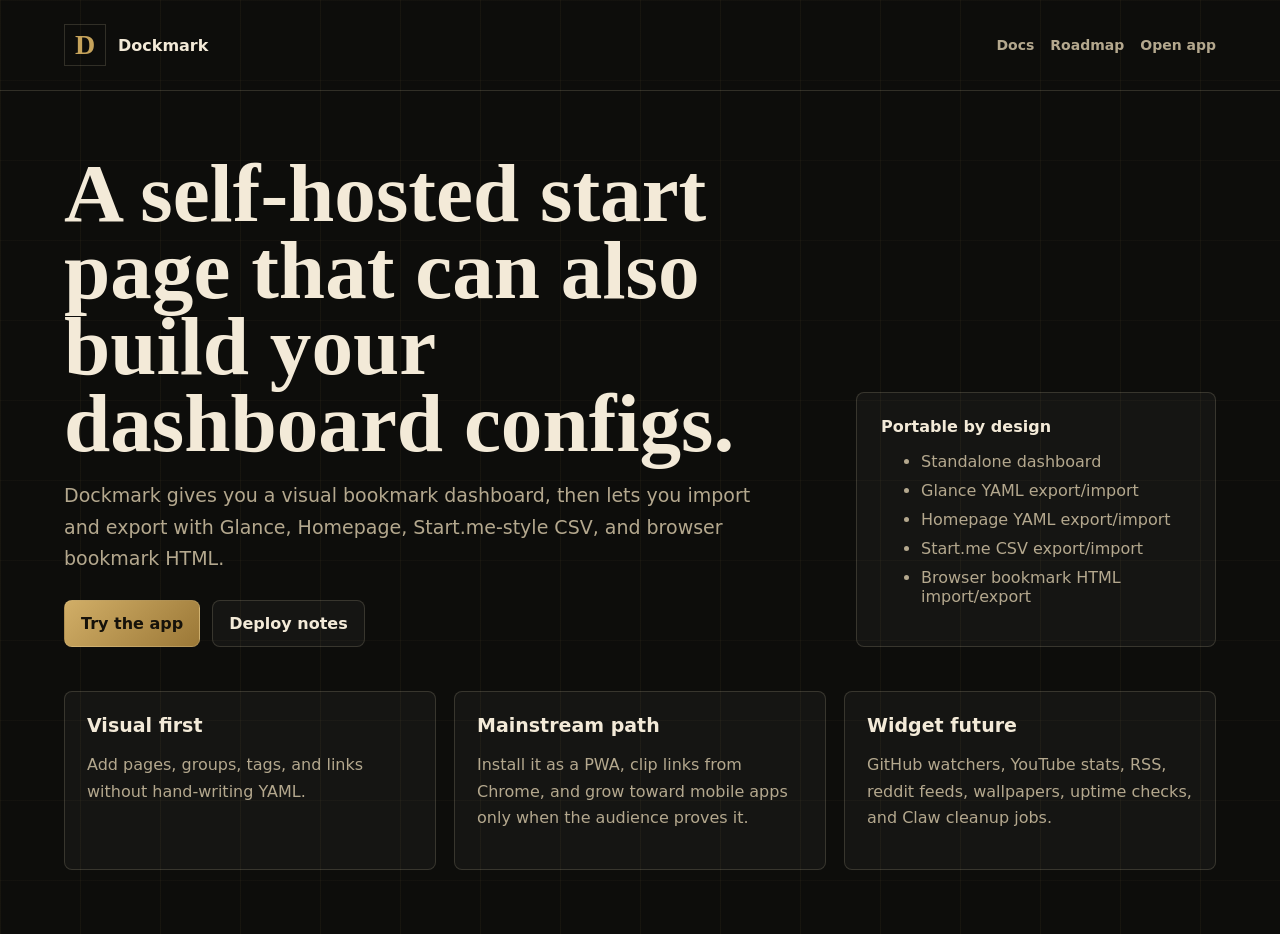
<file: website/index.html>
<!doctype html>
<html lang="en">
<head>
  <meta charset="utf-8">
  <meta name="viewport" content="width=device-width, initial-scale=1">
  <title>Dockmark - Self-hosted start page and dashboard config builder</title>
  <meta name="description" content="Dockmark is a self-hosted start page with visual bookmark editing, portable imports and exports, and a path to community widgets.">
  <link rel="stylesheet" href="style.css">
</head>
<body>
  <header>
    <a class="brand" href="../index.php"><span>D</span>Dockmark</a>
    <nav>
      <a href="../README.md">Docs</a>
      <a href="../ROADMAP.md">Roadmap</a>
      <a href="../index.php">Open app</a>
    </nav>
  </header>

  <main>
    <section class="hero">
      <div>
        <h1>A self-hosted start page that can also build your dashboard configs.</h1>
        <p>Dockmark gives you a visual bookmark dashboard, then lets you import and export with Glance, Homepage, Start.me-style CSV, and browser bookmark HTML.</p>
        <div class="actions">
          <a href="../index.php">Try the app</a>
          <a href="../DEPLOY.md">Deploy notes</a>
        </div>
      </div>
      <aside>
        <strong>Portable by design</strong>
        <ul>
          <li>Standalone dashboard</li>
          <li>Glance YAML export/import</li>
          <li>Homepage YAML export/import</li>
          <li>Start.me CSV export/import</li>
          <li>Browser bookmark HTML import/export</li>
        </ul>
      </aside>
    </section>

    <section class="grid">
      <article>
        <h2>Visual first</h2>
        <p>Add pages, groups, tags, and links without hand-writing YAML.</p>
      </article>
      <article>
        <h2>Mainstream path</h2>
        <p>Install it as a PWA, clip links from Chrome, and grow toward mobile apps only when the audience proves it.</p>
      </article>
      <article>
        <h2>Widget future</h2>
        <p>GitHub watchers, YouTube stats, RSS, reddit feeds, wallpapers, uptime checks, and Claw cleanup jobs.</p>
      </article>
    </section>
  </main>
</body>
</html>
</file>
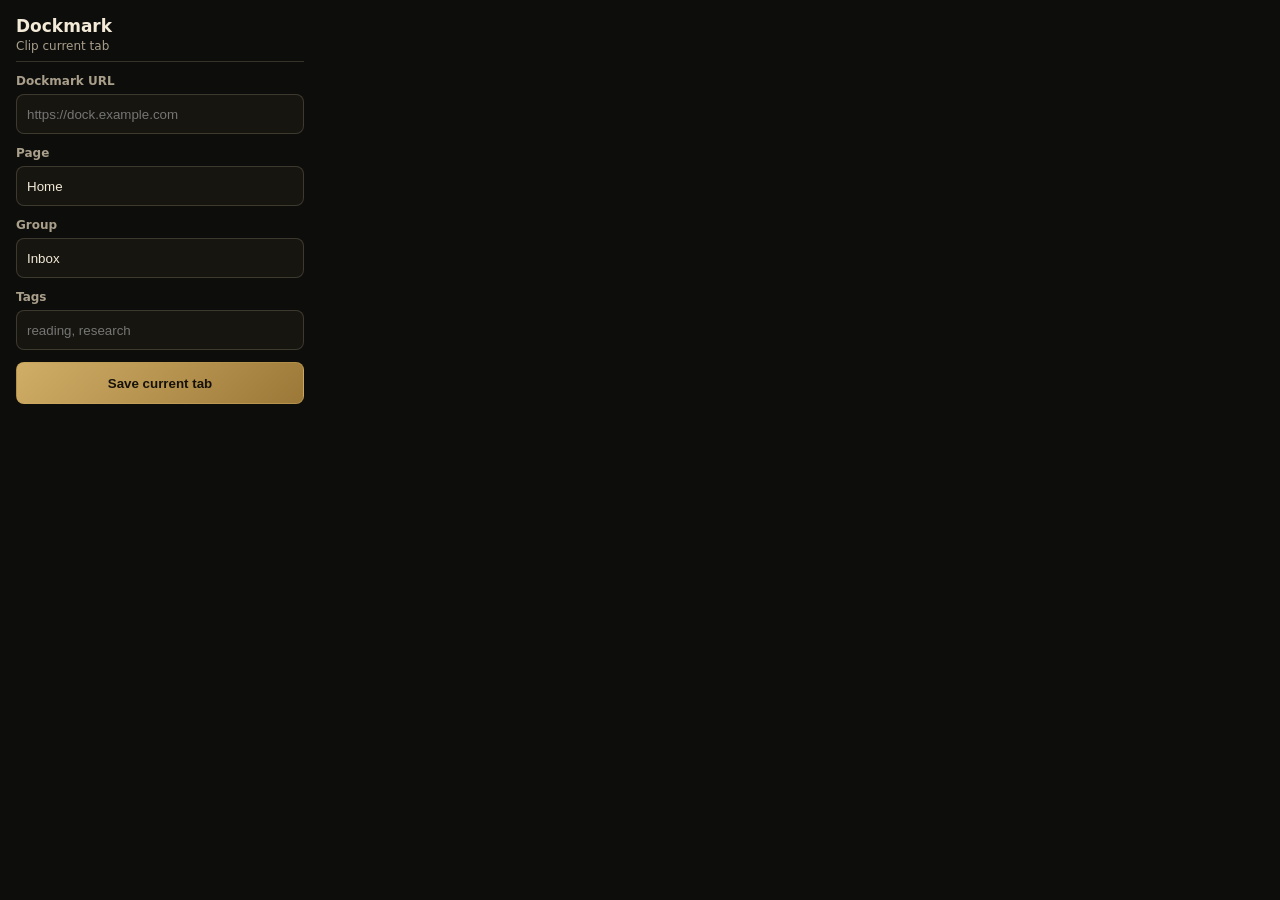
<file: extensions/chrome/popup.html>
<!doctype html>
<html lang="en">
<head>
  <meta charset="utf-8">
  <meta name="viewport" content="width=device-width, initial-scale=1">
  <title>Dockmark Clipper</title>
  <link rel="stylesheet" href="popup.css">
</head>
<body>
  <main>
    <header>
      <strong>Dockmark</strong>
      <span>Clip current tab</span>
    </header>

    <label>
      Dockmark URL
      <input id="dockmarkUrl" placeholder="https://dock.example.com">
    </label>

    <label>
      Page
      <input id="page" value="Home">
    </label>

    <label>
      Group
      <input id="group" value="Inbox">
    </label>

    <label>
      Tags
      <input id="tags" placeholder="reading, research">
    </label>

    <button id="save">Save current tab</button>
    <p id="status"></p>
  </main>
  <script src="popup.js"></script>
</body>
</html>
</file>
<file: website/style.css>
:root {
  --bg: #0d0d0b;
  --panel: #1a1814;
  --text: #f3ead8;
  --muted: #b4a88e;
  --gold: #c6a35b;
  --line: rgba(235, 220, 183, .16);
  font-family: Inter, ui-sans-serif, system-ui, sans-serif;
}

* {
  box-sizing: border-box;
}

body {
  margin: 0;
  background:
    linear-gradient(90deg, rgba(198, 163, 91, .06) 1px, transparent 1px),
    linear-gradient(180deg, rgba(198, 163, 91, .04) 1px, transparent 1px),
    var(--bg);
  background-size: 80px 80px;
  color: var(--text);
}

header {
  display: flex;
  justify-content: space-between;
  align-items: center;
  gap: 24px;
  padding: 24px clamp(20px, 5vw, 72px);
  border-bottom: 1px solid var(--line);
}

a {
  color: inherit;
  text-decoration: none;
}

.brand {
  display: flex;
  align-items: center;
  gap: 12px;
  font-weight: 900;
}

.brand span {
  display: grid;
  place-items: center;
  width: 42px;
  height: 42px;
  border: 1px solid var(--line);
  color: var(--gold);
  font-family: Georgia, serif;
  font-size: 28px;
}

nav {
  display: flex;
  gap: 16px;
  color: var(--muted);
  font-size: 14px;
  font-weight: 800;
}

main {
  padding: clamp(28px, 5vw, 70px) clamp(20px, 5vw, 72px);
}

.hero {
  display: grid;
  grid-template-columns: minmax(0, 1fr) 360px;
  gap: 44px;
  align-items: end;
  min-height: 54vh;
}

h1 {
  max-width: 860px;
  margin: 0;
  font-family: Georgia, serif;
  font-size: clamp(46px, 6.5vw, 92px);
  line-height: .92;
}

p {
  color: var(--muted);
  line-height: 1.65;
}

.hero p {
  max-width: 720px;
  font-size: 19px;
}

.actions {
  display: flex;
  flex-wrap: wrap;
  gap: 12px;
  margin-top: 26px;
}

.actions a,
aside,
article {
  border: 1px solid var(--line);
  border-radius: 8px;
  background: rgba(255, 255, 255, .035);
}

.actions a {
  padding: 13px 16px;
  font-weight: 900;
}

.actions a:first-child {
  background: linear-gradient(135deg, #d1ae67, #9b7837);
  color: #16120a;
}

aside {
  padding: 24px;
}

aside strong {
  display: block;
  margin-bottom: 12px;
}

li {
  margin: 10px 0;
  color: var(--muted);
}

.grid {
  display: grid;
  grid-template-columns: repeat(3, 1fr);
  gap: 18px;
  margin-top: 44px;
}

article {
  padding: 22px;
}

article h2 {
  margin: 0;
  font-size: 19px;
}

@media (max-width: 900px) {
  header,
  nav,
  .hero,
  .grid {
    display: grid;
    grid-template-columns: 1fr;
  }

  h1 {
    font-size: 54px;
  }
}
</file>
<file: extensions/chrome/popup.css>
:root {
  color-scheme: dark;
  --bg: #0d0d0b;
  --panel: #171510;
  --line: rgba(235, 220, 183, .18);
  --text: #f3ead8;
  --muted: #a99f8b;
  --gold: #c6a35b;
}

body {
  width: 320px;
  margin: 0;
  background: var(--bg);
  color: var(--text);
  font-family: Inter, ui-sans-serif, system-ui, sans-serif;
}

main {
  display: grid;
  gap: 12px;
  padding: 16px;
}

header {
  display: grid;
  gap: 3px;
  padding-bottom: 8px;
  border-bottom: 1px solid var(--line);
}

header strong {
  font-size: 17px;
}

header span,
label,
p {
  color: var(--muted);
  font-size: 12px;
}

label {
  display: grid;
  gap: 6px;
  font-weight: 800;
}

input {
  height: 38px;
  border: 1px solid var(--line);
  border-radius: 8px;
  padding: 0 10px;
  background: var(--panel);
  color: var(--text);
}

button {
  height: 42px;
  border: 1px solid rgba(198, 163, 91, .48);
  border-radius: 8px;
  background: linear-gradient(135deg, #d1ae67, #9b7837);
  color: #16120a;
  font-weight: 900;
  cursor: pointer;
}

p {
  min-height: 18px;
  margin: 0;
}
</file>
